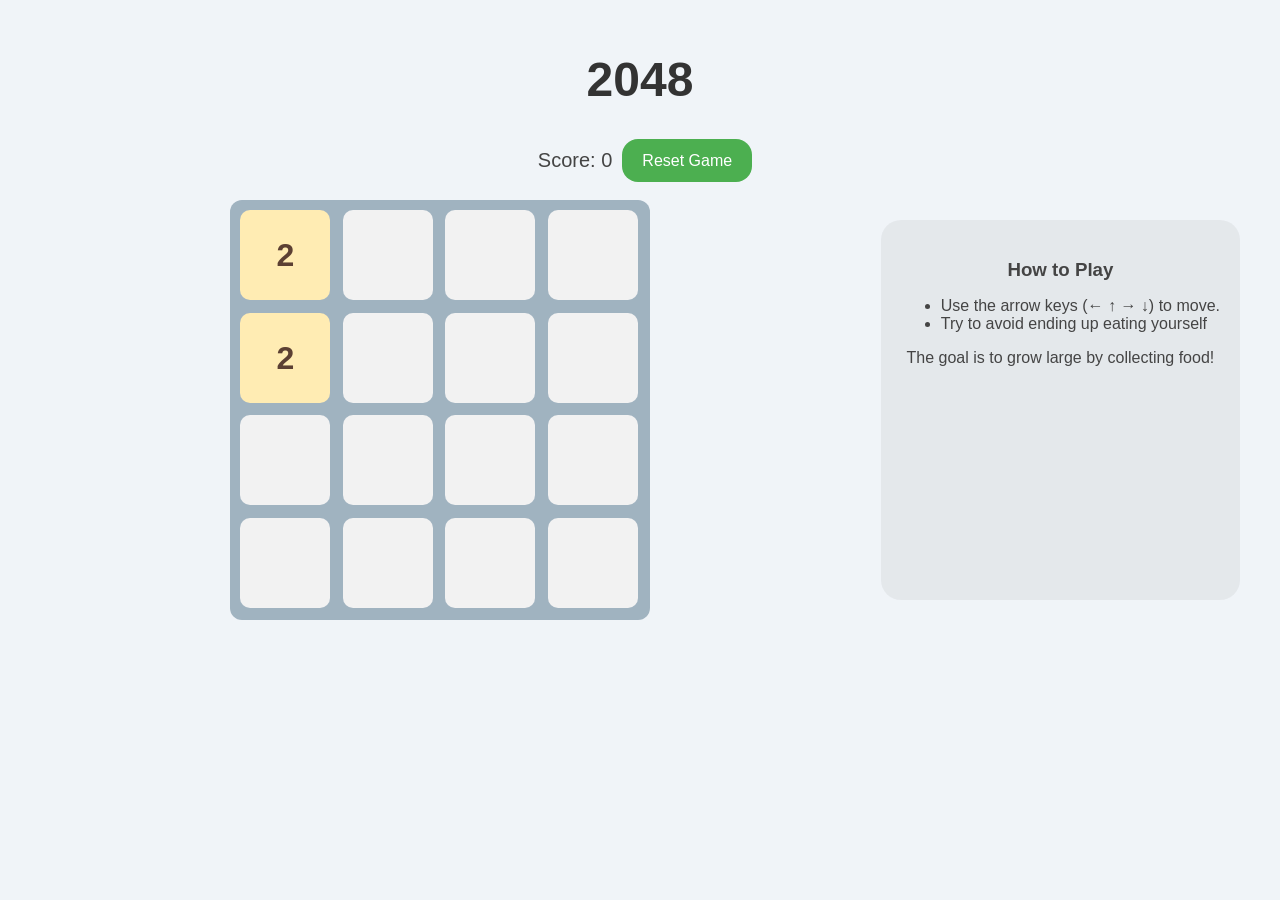
<file: games/2048/index.html>
﻿<!DOCTYPE html>
<html lang="en">
<head>
    <meta charset="UTF-8" />
    <meta name="viewport" content="width=device-width, initial-scale=1.0">
    <title>2048 Game</title>
    <link rel="icon" href="../../assets/game/g2048.png" type="image/png">
    <link rel="stylesheet" href="2048.css" />
</head>
<body>
    <h1>2048</h1>
    <div style="display: flex; justify-content: center">
        <div id="score">Score: 0</div>
        <button id="reset-button">Reset Game</button>
    </div>
    <br />

    <div style="display:flex; flex-direction: row;">

        <!-- Grid Display -->
        <div class="grid" id="grid"></div>

        <!-- How to Play Section -->
        <div id="how-to-play">
            <h3>How to Play</h3>
            <ul>
                <li style="text-align: start;">Use the arrow keys (← ↑ → ↓) to move.</li>
                <li style="text-align: start;">Try to avoid ending up eating yourself</li>
            </ul>
            <p>The goal is to grow large by collecting food!</p>
        </div>

    </div>
    
    <script src="2048.js"></script>
</body>
</html>
</file>
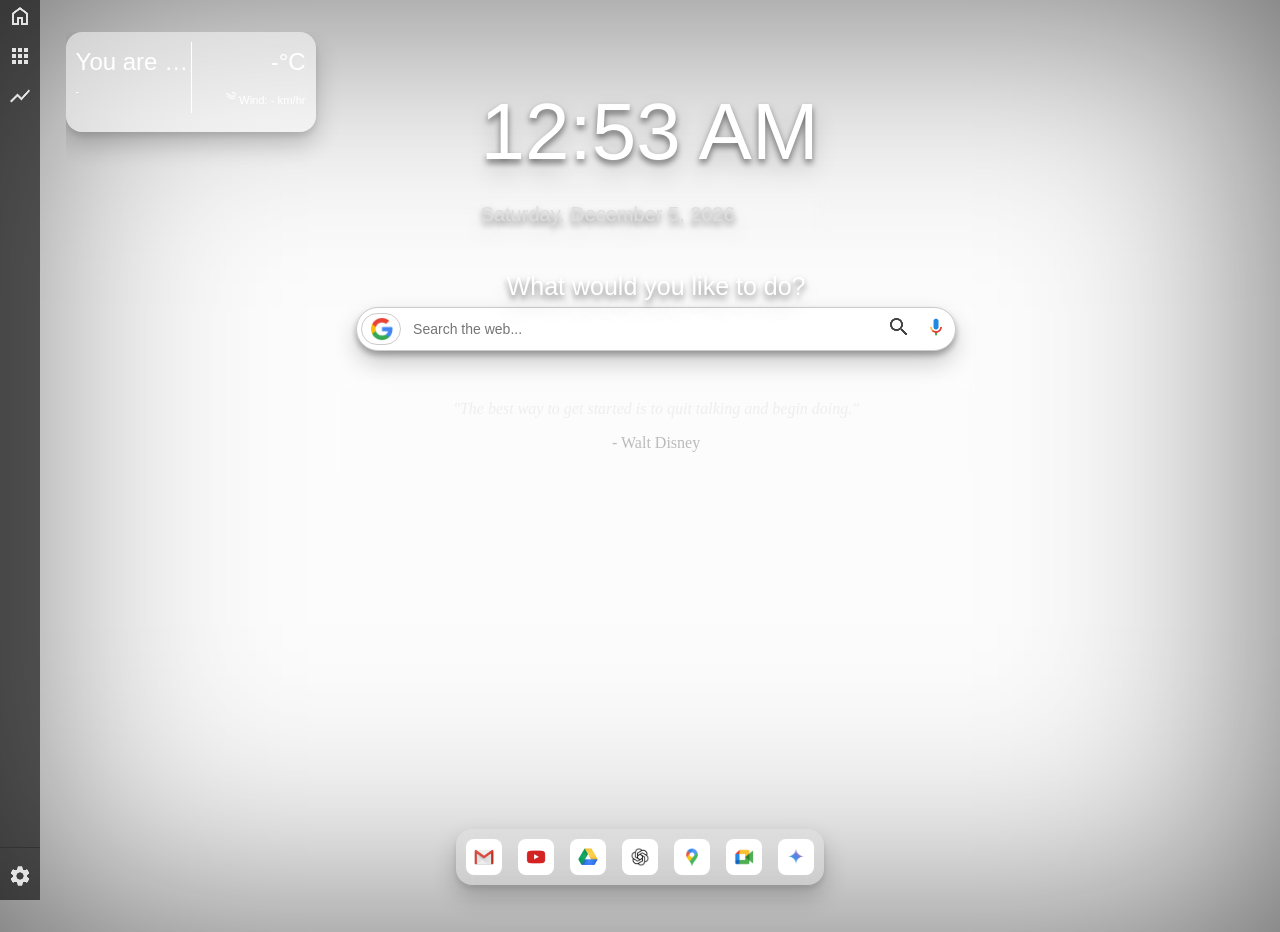
<file: newtab.html>
<!DOCTYPE html>
<html lang="en">
<head>
    <meta charset="UTF-8">
    <title>New Tab</title>    
    <link rel="stylesheet" href="css/style.css">
    <link rel="stylesheet" href="css/theme.css">
    <link rel="stylesheet" href="css/widgets.css">
    <link rel="stylesheet" href="libs/shepherd.css">
</head>
<body>
    <main>

        <!--  SIDEBAR  -->
        <section>
            <div id="sideBar" class="sideBar">

                <!--  TOP  -->
                <div style="display: grid; grid-auto-flow: row; grid-auto-rows: 40px; justify-items: center; ">
                    <img id="home" class="home" src="assets/sideBar/home.png" />
                    <label for="toggle-app-drawer" class="icon-wrapper">
                        <img title="Sites" class="apps" src="assets/sideBar/apps.png" />
                    </label>
                    <label for="toggle-analytics-drawer" class="icon-wrapper">
                        <img title="Analytics" class="analytics" src="assets/sideBar/chart.png" />
                    </label>
                </div>

                <!--  BOTTOM -->
                <div style="border-top: 1px solid var(--font-color); position: relative; width: 100%; display: grid; grid-auto-flow: row; grid-auto-rows: 40px; justify-items: center; padding-top: 12px;">
                    <label for="toggle-settings-drawer" class="icon-wrapper">
                        <img title="Settings" class="settings" src="assets/sideBar/settings.png" />
                    </label>
                </div>
            </div>
        </section>

        <!--  WIDGET AREA  -->
        <section>
            <div id="edit-bar" class="edit-bar glass">
                <p>Edit Mode</p>
                <div style="display:flex">
                    <p id="add">+ Add New Widget</p>
                    <p id="done">&#10004; Done</p>
                </div>
            </div>
            <div id="widget-area" class="widget-area">
            </div>
        </section>

        <!--  DOC  -->
        <section>
            <div class="glass app-container" id="app-container"></div>
        </section>

        <!-- DRAWER -->
        <section>
            <div>
                <input type="checkbox" id="toggle-app-drawer" class="drawer-toggle" hidden>
                <div class="drawer" id="app-drawer"></div>

                <input type="checkbox" id="toggle-analytics-drawer" class="drawer-toggle" hidden>

                <div class="drawer" id="analytics-drawer1">
                    <div id="no-data-placeholder" style="display: none; text-align: center; padding: 2em;z-index:1000; position:absolute; top:50%;left:50%;transform:translate(-50%,-50%)">
                        No tracking data available.
                    </div>
                    <div id="tracking-disabled-placeholder" class="glass" style="display:none; padding: 2em; text-align: center; position:fixed; transform:translate(-50%,-50%);top:50%;left:50%;">
                        <div class="dashboard-header">
                            <h3>Analytics Tracking is Turned Off</h3>
                        </div>
                        <div>
                            <p>To see your site usage insights, please enable tracking.</p>
                            <div style="display: flex; align-items: center; gap:10px">
                                <p>Usage Data: </p>
                                <label>
                                    <input style="vertical-align:-6px;" class="toggle-btn" type="checkbox" id="tracking-toggle">
                                </label>
                            </div>
                        </div>
                    </div>
                </div>
                <div class="drawer" id="analytics-drawer">
                    <div class="dashboard-header">
                        <h2>Analytics</h2>
                        <div id="clear-data-btn" title="Clear all tracking data"><img src="assets/other/delete.png" /></div>
                    </div>
                    <hr />
                    <div class="dashboard-container">


                        <div class="glass" style="grid-area: chart">
                            <div class="chart-card">
                                <h3>Today’s Usage</h3>
                                <br>
                                <!-- Canvas and center time -->
                                <div class="canvas-wrapper">
                                    <div class="donut-center-time">
                                        <p>TODAY</p>
                                        <p id="donut-center-time">0m 0s</p>
                                    </div>
                                    <canvas id="today-pie-chart"></canvas>
                                </div>

                                <!-- External Legend -->
                                <div id="chart-legend" class="chart-legend"></div>
                            </div>
                        </div>


                        <div class="glass summary-details" style="grid-area: summary">
                            <h3>Today’s Summary</h3>
                            <div id="today-summary-list" style="display: flex; flex-direction: column; height: 100%; justify-content: space-evenly">
                                <p class="glass" style="padding:1rem;">Sites Visited: <span id="sites-visited">0</span></p>
                                <p class="glass" style="padding:1rem;">Avg. Session Duration: <span id="avg-session-duration">0s</span></p>
                            </div>
                        </div>

                        <div class="glass chart-card" style="grid-area: week">
                            <h3>This Week’s Activity</h3>
                            <canvas id="week-line-chart" width="600" height="300"></canvas>
                        </div>

                        <div class="glass insight-card" style="grid-area: top; overflow-y:scroll;">
                            <h3>Longest Session Today</h3>
                            <canvas id="longest-sessions-chart" height="200"></canvas>
                        </div>

                        <div class="glass chart-card" style="grid-area: radar">
                            <h3>Time by Category</h3>
                            <canvas id="category-radar-chart" height="300"></canvas>
                        </div>

                    </div>

                </div>

                <input type="checkbox" id="toggle-settings-drawer" class="drawer-toggle" hidden>
                <div id="settings-drawer" class="drawer">
                    <div id="settings-nav">
                        <button data-tab="display" class="active">Display</button>
                        <button data-tab="layout">Layout</button>
                        <button data-tab="privacy">Privacy</button>
                        <button data-tab="about">About</button>
                    </div>

                    <div id="settings-content">
                        <div id="tab-display" class="settings-tab active">
                            <h2>Wallpaper</h2>
                            <hr />
                            <div class="items">
                                <div class="thumb-wrapper">
                                    <!-- Prebuilt thumbnails -->
                                    <div class="wallpaper-thumb" data-src="../assets/wallpaper/w1.jpg" style="background-image: url('../assets/wallpaper/w1.jpg')"></div>
                                    <div class="wallpaper-thumb" data-src="../assets/wallpaper/w2.jpg" style="background-image: url('../assets/wallpaper/w2.jpg')"></div>
                                    <div class="wallpaper-thumb" data-src="../assets/wallpaper/w3.jpg" style="background-image: url('../assets/wallpaper/w3.jpg')"></div>
                                    <div class="wallpaper-thumb" data-src="../assets/wallpaper/w4.jpg" style="background-image: url('../assets/wallpaper/w4.jpg')"></div>
                                    <div class="wallpaper-thumb" data-src="../assets/wallpaper/w5.jpg" style="background-image: url('../assets/wallpaper/w5.jpg')"></div>
                                    <div class="wallpaper-thumb" data-src="../assets/wallpaper/w6.jpg" style="background-image: url('../assets/wallpaper/w6.jpg')"></div>
                                    <div class="wallpaper-thumb" data-src="../assets/wallpaper/w7.jpg" style="background-image: url('../assets/wallpaper/w7.jpg')"></div>
                                </div>
                            </div>
                            <div class="items" style="width: 100%">
                                <div style="width: 100%; display: flex; flex-direction: row; align-items:center; justify-content:space-between">
                                    Choose your own wallpaper:
                                    <label class="custom-upload">
                                        <p>Upload</p>
                                        <input type="file" id="wallpaper-input" hidden accept="image/*">
                                    </label>
                                </div>
                            </div>
                            <h2>Color Palette</h2>
                            <hr />
                            <div class="items">
                                <p>Toggle Theme:</p>
                                <input class="toggle-btn" type="checkbox" id="theme-toggle-btn">
                            </div>
                            <div class="items">
                                <div class="color-swatch" data-color="#ffffff" style="background: #ffffff;"></div>
                                <div class="color-swatch" data-color="#000000" style="background: #000000;"></div>
                                <div class="color-swatch" data-color="#1E88E5" style="background: #1E88E5;"></div>
                                <div class="color-swatch" data-color="#43A047" style="background: #43A047;"></div>
                                <div class="color-swatch" data-color="#FDD835" style="background: #FDD835;"></div>
                                <div class="color-swatch" data-color="#E53935" style="background: #E53935;"></div>
                                <div class="color-swatch" data-color="#8E24AA" style="background: #8E24AA;"></div>
                                <div class="color-swatch" data-color="#FB8C00" style="background: #FB8C00;"></div>
                                <div class="color-swatch" data-color="#00ACC1" style="background: #00ACC1;"></div>
                                <div class="color-swatch" data-color="#EC407A" style="background: #EC407A;"></div>
                                <div class="color-swatch" data-color="#757575" style="background: #757575;"></div>
                                <div class="color-swatch" data-color="#6D4C41" style="background: #6D4C41;"></div>
                                <div class="color-swatch" data-color="#3949AB" style="background: #3949AB;"></div>
                                <div class="color-swatch" data-color="#00E676" style="background: #00E676;"></div>
                                <div class="color-picker-wrapper">
                                    <input type="color" id="font-color-picker">
                                    <div class="color-wheel-preview"></div>
                                </div>

                            </div>

                            <h2>Visual Effects</h2>
                            <hr />
                            <div class="items" style="display: grid;">
                                <div style="width: 100%;">
                                    <p>Blur:</p>
                                    <input type="range" id="blur-range" min="0" max="20" style="width: 100%;">
                                </div>
                                <div style="width: 100%;">
                                    <p>Transparency:</p>
                                    <input type="range" id="transparency-range" min="0" max="1" step="0.1" style="width: 100%;">
                                </div>
                            </div>
                        </div>

                        <div id="tab-layout" class="settings-tab">
                            <h2>Layout</h2>
                            <hr />
                            <div>
                                <div class="items" style="cursor: pointer;">
                                    <p id="edit">Personalize Your Layout</p>
                                </div>
                                <div class="items">
                                    <p style="cursor:default;">Toggle App Bar Visibility: </p>
                                    <input class="toggle-btn" type="checkbox" id="app-bar-toggle">
                                </div>
                                <div id="appBar-edit" class="items">
                                    <div style="width: 100%; display: flex; flex-direction: row; justify-content:space-between;">
                                        <p id="edit-appBar">Customize Your App Bar</p>
                                        <span id="c-arr" style="float: right;">▼</span>
                                    </div>
                                </div>
                            </div>
                        </div>
                        <div id="tab-privacy" class="settings-tab">
                            <h2>Privacy</h2>
                            <hr />
                            <div class="items">
                                <div style="display: flex; flex-direction: row; width:100%; gap:20px;">
                                    <p>Choose your location (Weather):</p>
                                    <input id="city-name" type="text" class="todo-input" placeholder="Enter city name..." />
                                </div>
                            </div>
                            <div class="items">
                                <p>Turn on browsing history:</p>
                                <input class="toggle-btn" type="checkbox" id="toggle-tracking-consent">
                            </div>
                        </div>
                        <div id="tab-about" class="settings-tab">
                            <h2>About DashX</h2>
                            <hr />
                            <br />
                            <div class="about-section">
                                <h3>DashX</h3>
                                <p><strong>Version:</strong> v1.0.0.1</p>

                                <p>
                                    DashX transforms your new tab into a sleek, fully configurable dashboard designed to elevate your workflow. More than just aesthetics, it blends powerful productivity tools with intuitive design to help you stay focused, organized, and inspired throughout your day.
                                </p>
                                <br />
                                <h3>Why DashX?</h3>
                                <p>
                                    In the modern workspace, digital clutter, scattered tools, and distractions are constant productivity killers. DashX addresses these challenges by consolidating key features in one unified interface:
                                </p>
                                <ul>
                                    <li><strong>Instant Access:</strong> Quickly reach your favorite sites, notes, and widgets in one click.</li>
                                    <li><strong>Clean & Distraction-Free:</strong> Minimal, elegant layout with options to hide nonessential elements.</li>
                                    <li><strong>Performance First:</strong> Designed to stay lightweight and fast, your browser won’t notice it’s there.</li>
                                    <li><strong>Local-First Storage:</strong> All settings and data are stored locally, no cloud tracking, no data sharing.</li>
                                </ul>
                                <br />
                                <h3>Productivity Features</h3>
                                <p>
                                    DashX brings together tools that help you get more done in less time:
                                </p>
                                <ul>
                                    <li><strong>Focus Mode / Distraction Blocker:</strong> Mute or hide non-essential widgets, silence distractions, and stay in the zone.</li>
                                    <li><strong>Smart Layouts & Widgets:</strong> Drag, drop, and resize widgets like weather, notes, to‑do lists, bookmarks, and more.</li>
                                    <li><strong>Session Snapshot & Recovery:</strong> Save and restore tab sets or workspace states, so you never lose momentum.</li>
                                </ul>
                                <br />
                                <h3>User Experience & Customization</h3>
                                <p>
                                    Every user is different - DashX respects that. You have full control over:
                                </p>
                                <ul>
                                    <li>Theming, color schemes, fonts, and transparency settings</li>
                                    <li>Which widgets appear (or stay hidden)</li>
                                </ul>
                                <br />
                                <h3>Support & Feedback</h3>
                                <p>
                                    Your feedback is crucial to making DashX better. Found a bug or have a suggestion? Reach out anytime:
                                </p>
                                <ul>
                                    <li>GitHub: <a href="https://github.com/chrome">GitHub Repository</a></li>
                                    <li>Website / Contact: <a href="https://jeevadarshan.github.io">jeevadarshan.github.io</a></li>
                                </ul>
                                <br />
                                <h3>Privacy & Security</h3>
                                <p>
                                    Privacy is built in not added later. DashX does not transmit or collect your personal data. Everything from your to-do items to your interface settings — remains stored securely in your browser.
                                </p>
                            </div>

                            <h2>Reset Settings</h2>
                            <hr />
                            <br />
                            <div style="flex-wrap:nowrap; flex-direction: row; width: 100%;" class="items">
                                <p>Remove all saved data from your browser and reset all settings:</p>
                                <br />
                                <button id="reset-btn">Reset to Default</button>
                                <br />
                            </div>
                        </div>
                    </div>
                </div>

            </div>
        </section>

        <!--  JS  -->
        <script src="utils/popup.js"></script>
        <script src="utils/helper.js"></script>
        <script src="utils/widget_loader.js"></script>
        <script src="utils/addWidgetWizard.js"></script>
        <script src="widgets/apps.js"></script>
        <script src="widgets/settings.js"></script>
        <script src="widgets/appDrawer.js"></script>
        <script src="utils/analytics.js"></script>
        <script src="libs/chart.min.js"></script>
        <script src="libs/shepherd.min.js"></script>
        <script src="utils/tour.js"></script>
    </main>

</body>
</html>
</file>
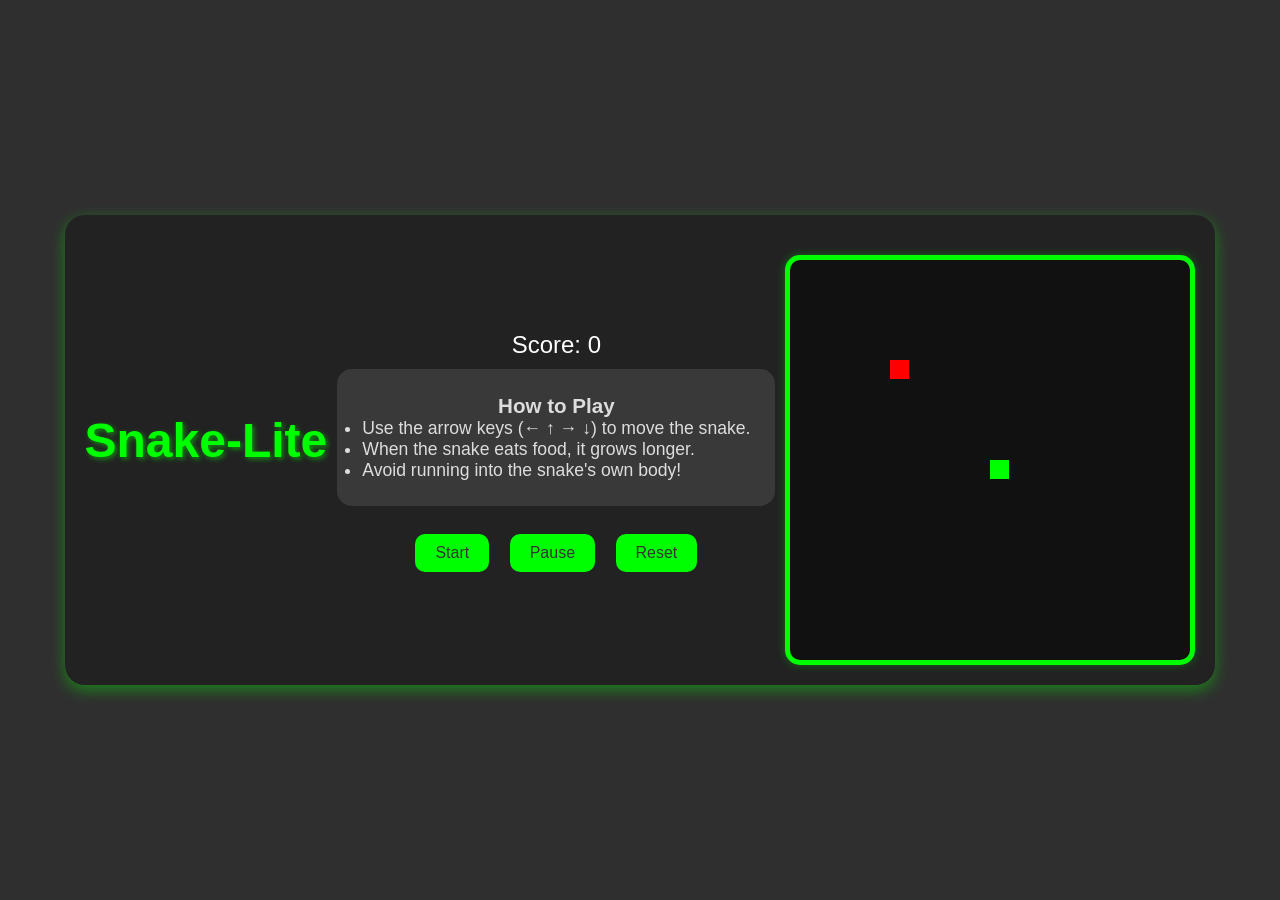
<file: games/snake/snake.html>
﻿<!DOCTYPE html>
<html lang="en">
<head>
    <meta charset="UTF-8">
    <meta name="viewport" content="width=device-width, initial-scale=1.0">
    <title>Snake-Lite</title>
    <link rel="icon" href="../../assets/game/snake.jpeg" type="image/png">
    <link rel="stylesheet" href="../../css/theme.css">
    <link rel="stylesheet" href="snake.css">
    <link rel="stylesheet" href="../../css/widgets.css">
</head>
<body>
    <div class="game-container">
        <h1>Snake-Lite</h1>
        <div class="game-info">
            <div id="score">Score: 0</div>
            <div id="how-to-play">
                <h3>How to Play</h3>
                <ul>
                    <li style="text-align: start;">Use the arrow keys (← ↑ → ↓) to move the snake.</li>
                    <li style="text-align: start;">When the snake eats food, it grows longer.</li>
                    <li style="text-align: start;">Avoid running into the snake's own body!</li>
                </ul>
            </div>
            <div id="controls">
                <button id="startBtn">Start</button>
                <button id="pauseBtn">Pause</button>
                <button id="resetBtn">Reset</button>
            </div>
        </div>
        <div class="game-area">
            <canvas id="game" width="400" height="400"></canvas>
        </div>
    </div>
    <script src="snake.js"></script>
    <script src="../../utils/popup.js"></script>
</body>
</html>
</file>
<file: games/2048/2048.css>
body {
    font-family: Arial, sans-serif;
    background: #f0f4f8; /* Soft light background */
    text-align: center;
    margin: 0;
    padding: 20px;
}

h1 {
    font-size: 48px;
    color: #333;
}

#score {
    font-size: 20px;
    margin: 10px;
    color: #444;
}

.grid {
    width: 400px;
    height: 400px;
    margin: auto;
    display: grid;
    grid-template-columns: repeat(4, 1fr);
    grid-gap: 10px;
    background: #a0b3c0; /* A cool, muted background for the grid */
    padding: 10px;
    border-radius: 12px;
}

.cell {
    width: 90px;
    height: 90px;
    background: #f2f2f2; /* Light base color for empty cells */
    font-size: 32px;
    font-weight: bold;
    line-height: 90px;
    text-align: center;
    border-radius: 10px;
    color: #5f6368; /* Darker text for better readability */
}

    /* Vibrant colors for tiles */
    .cell[data-val="2"] {
        background: #ffecb3; /* Soft yellow */
        color: #5c4033;
    }

    .cell[data-val="4"] {
        background: #ffcc80; /* Warm orange */
        color: #5c4033;
    }

    .cell[data-val="8"] {
        background: #ffb74d; /* Bright orange */
        color: white;
    }

    .cell[data-val="16"] {
        background: #ff8a65; /* Lively coral */
        color: white;
    }

    .cell[data-val="32"] {
        background: #ff7043; /* Bold red-orange */
        color: white;
    }

    .cell[data-val="64"] {
        background: #ff5722; /* Strong orange-red */
        color: white;
    }

    .cell[data-val="128"] {
        background: #ff4081; /* Vibrant pink */
        color: white;
    }

    .cell[data-val="256"] {
        background: #f50057; /* Bright magenta */
        color: white;
    }

    .cell[data-val="512"] {
        background: #c2185b; /* Deep pink */
        color: white;
    }

    .cell[data-val="1024"] {
        background: #9c27b0; /* Rich purple */
        color: white;
    }

    .cell[data-val="2048"] {
        background: #673ab7; /* Strong, bold purple */
        color: white;
    }

#how-to-play {
    margin: 20px;
    font-size: 16px;
    padding: 20px;
    border-radius: 20px;
    background: rgba(0,0,0,0.05);
    max-width: 30%;
    color: #444;
}

    #how-to-play h3 {
        margin-bottom: 10px;
    }

#reset-button {
    padding: 10px 20px;
    border-radius: 16px;
    font-size: 16px;
    cursor: pointer;
    background: #4caf50; /* Green for reset button */
    color: white;
    border: none;
    transition: background 0.3s;
}

    #reset-button:hover {
        background: #388e3c; /* Darker green on hover */
    }
</file>
<file: css/style.css>
/* ========= MAIN ===========*/
* {
    margin: 0;
    box-sizing: border-box;
    background: none;
    padding: 0;
}

body {
    margin: 0;
    padding: 0;
    background: var(--background-color);
    position: fixed;
    -webkit-font-smoothing: antialiased;
    font-family: 'Segoe UI', sans-serif;
    color: var(--custom-color, #ffffff);
    line-height: 1.65;
    font-size: 1rem;
    box-shadow: inset 0 0 300px rgba(0, 0, 0, 0.6);
    background-repeat: no-repeat;
    background-attachment: fixed;
    background-position: center center;
    background-size: cover;
}
    body.fade-out {
        opacity: 0;
        box-shadow: none;
        background: none !important;
        transition: opacity 300ms ease;
    }


section {
    all: unset;
    display: contents;
}

main {
    height: 100vh;
    width: 100vw;
    z-index: 0;
}

hr{
    border-color: var(--font-color);
}


/* ========= SIDEBAR ===========*/
.sideBar {
    position: fixed;
    top: 0;
    left: 0;
    width: 40px;
    height: 100%;
    z-index: 11;
    display: flex;
    flex-direction: column;
    border-radius: 0;
    justify-content: space-between;
    align-items: center;
    backdrop-filter: blur(8px);
    background-color: rgba(0, 0, 0, 0.6);
}

    .sideBar img {
        height: 32px;
        width: 32px;
        padding: 4px;
        border-radius: 8px;
        transition: 0.4s all;
    }

        .sideBar img:hover, .sideBar img:focus {
            transform: scale(1.09);
            cursor: pointer;
            background: #55555570;
        }

    .sideBar .icon-wrapper.active {
        max-height: 32px;
        max-width: 32px;
        transform: scale(1.09);
        cursor: pointer;
        background: #55555590;
        border-radius: 8px;
        transition: all .1s ease-in-out;
    }
        .sideBar .icon-wrapper.active::before {
            content: "";
            position: absolute;
            left: 0;
            top: 50%;
            transform: translateY(-50%);
            width: 4px; 
            height: 16px; 
            background-color: #0078d4; 
            border-radius: 0 4px 4px 0;
        }


.settings:hover {
    transform: rotate(90deg) !important;
}


/* ========= APP DRAWER ===========*/

#toggle-app-drawer:checked ~ #app-drawer {
    opacity: 1;
    pointer-events: auto;
    transform: translateX(0) scale(1);
}

.category-header {
    color: var(--font-color);
    font-weight: 500;
    margin: 16px 0 8px 0;
    user-select: none;
}

.category-grid {
    display: grid;
    grid-template-columns: repeat(auto-fill, minmax(64px, 1fr));
    gap: 12px;
    padding-top: 16px;
    border-radius: 8px;
}

.app-launching-animation {
    position: fixed;
    z-index: 9999;
    top: 0;
    left: 0;
    width: 100vw;
    height: 100vh;
    background: #fff;
    opacity: 1;
    animation: zoomInApp 0.5s ease-out forwards;
    display: flex;
    align-items: center;
    justify-content: center;
}

    .app-launching-animation img {
        width: 100px;
        height: 100px;
        animation: scaleUp 0.7s ease-out forwards;
        border-radius: 16px;
    }

@keyframes scaleUp {
    0% {
        transform: scale(1);
        opacity: 1;
    }

    100% {
        transform: scale(2);
        opacity: 0;
    }
}

@keyframes zoomInApp {
    from {
        opacity: 0;
    }

    to {
        opacity: 1;
    }
}

/* ========= ANALYSTICS DRAWER ===========*/

#toggle-analytics-drawer:checked ~ #analytics-drawer {
    opacity: 1;
    pointer-events: auto;
    transform: translateX(0) scale(1);
}

#toggle-analytics-drawer:checked ~ #analytics-drawer1 {
    opacity: 1;
    pointer-events: auto;
    transform: translateX(0) scale(1);
}

/*====== DOC BAR =========*/

#app-container {
    position: fixed;
    bottom: 15px;
    left: 50%;
    transform: translateX(-50%);
    display: flex;
    flex-wrap: wrap;
    gap: 16px;
    justify-content: center;
    padding: 10px;
    transition: 0.2s all;
}

.app-icon {
    display: flex;
    flex-direction: column;
    align-items: center;
    justify-content: center;
    transition: transform 0.2s ease;
    will-change: transform;
}

    .app-icon:hover {
        transform: scale(1.1);
    }

    .app-icon img {
        width: 36px;
        height: 36px;
        padding: 8px;
        object-fit: contain;
        background: #fff;
        border-radius: 8px;
        transition: transform 0.2s ease, margin 0.2s ease;
    }

.app-label {
    white-space: nowrap;
    margin-top: 6px;
    font-size: 12px;
    text-align: center;
    color: var(--font-color);
    user-select: none;
}

/*====== DOC BAR PREVIEW =========*/
#preview-app-bar {
    display: flex;
    gap: 16px;
    pointer-events: none;
    justify-content: center;
    padding: 12px;
}


/* ========= SETTINGS TAB ===========*/
#settings-drawer {
    flex-direction: row;
}

#toggle-settings-drawer:checked ~ #settings-drawer {
    opacity: 1;
    pointer-events: auto;
    transform: translateX(0) scale(1);
}

#settings-nav {
    width: 200px;
    min-width: 200px;
    background: var(--layer);
    display: flex;
    flex-direction: column;
    padding-top: 20px;
    border-right: 1px solid rgba(255,255,255,0.1);
}

    #settings-nav button {
        background: none;
        border: none;
        padding: 14px 20px;
        color: var(--font-color);
        text-align: left;
        font-size: 16px;
        cursor: pointer;
    }

        #settings-nav button:hover{
            background: #00000030;
            border-radius: 0;
        }

        #settings-nav button.active {
            background: var(--layer);
            font-weight: bold;
            border-radius: 0;
        }

#settings-content {
    flex-grow: 1;
    padding: 20px;
    overflow-y: auto;
}

.settings-tab {
    display: none;
}

    .settings-tab.active {
        display: block;
    }
    .settings-tab h2 {
        font-weight: 400;
    }
    .settings-tab .items {
        background: var(--layer);
        border-radius: 16px;
        padding: 10px;
        display: flex;
        gap: 20px;
        flex-wrap: wrap;
        align-items: center;
        margin: 20px 0px 20px 0px;
    }
.thumb-wrapper {
    grid-auto-flow: column;
    grid-auto-columns: calc(100% / 3);
    width: 100%;
    display: grid;
    overflow-x: scroll;
    gap: 12px;
}
.wallpaper-thumb {
    aspect-ratio: 16/9;
    border-radius: 4px;
    background-size: cover;
    background-position: center center;
    cursor: pointer;
    border: none;
    transition: all 0.3s;
}
.wallpaper-thumb:hover{
    transform: scale(1.01);
}
    .wallpaper-thumb.selected {
        border: 4px solid #1E88E5  ;
    }

.custom-upload {
    display: inline-block;
    text-align: center;
    padding: 10px;
    background: var(--button-color);
    border-radius: 16px;
    color: var(--font-color);
    box-shadow: var(--box-shadow);
    cursor: pointer;
}

.color-swatch {
    width: 24px;
    height: 24px;
    border-radius: 50%;
    cursor: pointer;
    border: 2px solid transparent;
    transition: 0.2s all;
}
.color-swatch:hover{
    outline: 2px solid #ddd;
}
    .color-swatch.selected {
        border-color: var(--font-color);
    }

.color-picker-wrapper {
    position: relative;
    width: 24px;
    height: 24px;
    border-radius: 50%;
    overflow: hidden;
    cursor: pointer;
}

#font-color-picker {
    position: absolute;
    width: 100%;
    height: 100%;
    opacity: 0;
    cursor: pointer;
    z-index: 2;
}

.color-wheel-preview {
    position: absolute;
    width: 100%;
    height: 100%;
    border-radius: 50%;
    z-index: 1;
    background: conic-gradient( red, yellow, lime, cyan, blue, magenta, red );
}
    .color-wheel-preview.selected {
        border-color: var(--font-color);
    }

#reset-btn{
    padding: 10px;
    width: 100%;
    border-radius: 16px;
}

#edit-appBar{
    width: 100%;
    cursor: pointer;
}
#appBar-edit {
    display: flex;
    flex-direction: column;
    align-items: start;
}
.app-fields{
    display: flex;
    flex-direction: column;
}
.app-entry {
    display: grid;
    grid-template-columns: 1fr 1fr auto;
    width: 100%;
}
.btn{
    transform-origin: center;
    padding: 10px;
}
.buttons-container{
    width: 100%;
    display: flex;
    flex-direction: row;
    justify-content: space-evenly;
}
    .buttons-container .btn {
        margin: 10px;
        flex-grow: 1;
    }
#edit-wrapper{
    width: 100%;
}
.app-entry input {
    padding: 4px;
    background: transparent;
    border: none;
    border-bottom: 1px var(--font-color) solid;
    color: var(--font-color);
    font-size: inherit;
}

.about-section {
    font-size: 14px;
    line-height: 1.6;
    background: var(--layer);
    padding: 8px;
    border-radius: 8px;
}

    .about-section ul {
        list-style-type: disc;
        padding-left: 20px;
    }

    .about-section a {
        color: #1E88E5;
        text-decoration: none;
    }

        .about-section a:hover {
            transform: scale(1.01);
            text-decoration: none;
        }


/* ========= WIDGET AREA ===========*/
.widget-area {
    position: relative;
    margin: 2rem;
    margin-left: calc(40px + 1.6rem);
    display: grid;
    grid-template-columns: repeat(auto-fill, 117px);
    grid-template-rows: repeat(auto-fill, 100px);
    height: 100%;
    width: auto;
    gap: 16px;
    z-index: 0;
    overflow: hidden;
    transition: all 0.2s;
    overflow: scroll;
}
    .widget-area.drawer-mode{
        transform: scale(0.9) translateX(100px);
        opacity: 0;
    }

    .widget-area.edit-mode {
        transform: scale(0.9);
    }

.widget {
    padding: 16px;
    position: absolute;
    height: 100%;
    transition: opacity 0.2s, transform 0.2s;
    border-radius: 16px;
    z-index:5;
}
    .widget.edit-mode {
        z-index: 6;
        -webkit-user-select: none;
        -ms-user-select: none;
        user-select: none;
    }

    .widget .close-btn {
        position: absolute;
        top: 4px;
        right: 4px;
        background: #333;
        color: white;
        font-size: 16px;
        font-weight: bold;
        line-height: 25px;
        width: 32px;
        height: 32px;
        text-align: center;
        align-content: center;
        border-radius: 50%;
        cursor: pointer;
        opacity: 0;
        pointer-events: none;
        transition: opacity 0.2s;
        z-index: 7;
        box-shadow: 0 2px 6px rgba(0, 0, 0, 0.2), 0 2px 10px rgba(0, 0, 0, 0.1);
    }
    .widget.edit-mode .close-btn {
        opacity: 1;
        pointer-events: auto;
    }

    .widget .drag-btn {
        display: flex;
        position: absolute;
        top: 4px;
        left: 4px;
        background: #333;
        width: 32px;
        height: 32px;
        align-items: center;
        justify-content: center;
        border-radius: 50%;
        cursor: pointer;
        opacity: 0;
        pointer-events: none;
        cursor: move;
        transition: opacity 0.2s;
        z-index: 7;
        box-shadow: 0 2px 6px rgba(0, 0, 0, 0.2), 0 2px 10px rgba(0, 0, 0, 0.1);
    }
    .widget .drag-btn img{
        width:24px;
        height: 24px;
    }

    .widget.edit-mode .drag-btn {
        opacity: 1;
        pointer-events: auto;
    }

    .widget.is-moving {
        opacity: 0.7;
        box-shadow: 0 0 12px rgba(0, 0, 0, 0.3);
        transform: scale(0.9);
        transform-origin: top left;
        z-index: 7;
    }


.widget-slot {
    background: #ffffff30;
    border-radius: 16px;
    opacity: 0;
    transition: 0.4s all;
}
    .widget-slot.edit-mode {
        opacity: 1;
    }

.edit-bar {
    position: absolute;
    top: 4px;
    left: 40px;
    width: calc(100% - 88px);
    display: flex;
    flex-direction: row;
    justify-content: space-between;
    opacity:0;
    padding: 8px 24px 8px 24px;
    margin: 0 24px 0 24px;
    transform: translateY(-110%);
    transition: all 0.3s ease-in-out;
}
#add, #done {
    display: flex;
    flex-direction: row;
    align-items: center;
    padding: 2px 8px 2px 8px;
    border-radius: 16px;
    transition: all 0.2s ease-in-out;
    outline: 2px #dddddd40 solid;
    margin-left: 15px;
}
#add:hover, #done:hover {
    background: rgba(0, 0, 0, 0.3);
}

    .edit-bar.edit-mode {
        opacity: 1;
        transform: translateY(0);
        cursor: default;
    }


/* ========= ADD WIDGET WIZARD ===========*/

.widget-wizard {
    position: fixed;
    top: 50%;
    left: 50%;
    transform: translate(-50%,-50%) !important;
    max-width: 80%;
    height: 80%;
    border-radius: 32px;
    padding: 8px;
    background: var(--background-color);
    display: flex;
    flex-direction: column;
    justify-content: center;
    align-items: center;
    z-index: 1000;
    transform: scale(0.7);
    opacity: 0;
    transition: opacity 0.3s ease, transform 0.3s ease;
}
    .widget-wizard.show {
        opacity: 1;
        transform: scale(1);
    }

    .widget-wizard .title {
        color: var(--font-color);
        font-weight: 200;
    }

.widget-list {
    display: flex;
    padding: 10px 20px 0 20px;
    flex-direction: column;
    align-items: center;
    gap: 20px;
    overflow-y: scroll;
}

.widget-card {
    display: flex;
    flex-direction: column;
    background: var(--layer);
    border-radius: 16px;
    width: 100%;
    padding: 20px;
    cursor: pointer;
    transition: transform 0.3s;
    text-align: start;
    box-shadow: 0 26px 58px 0 rgba(0, 0, 0, 0.22), 0 5px 14px 0 rgba(0, 0, 0, 0.18);
}
.img-container {
    display: grid;
    grid-template-columns: repeat(3, 1fr);
}

.widget-card .label {
    margin: 14px;
    color: var(--font-color);
    font-weight: 200;
}
    
.widget-group {
    display: flex;
    gap: 12px;
    flex-wrap: wrap;
    justify-content: flex-start;
}

.widget-item {
    cursor: pointer;
    text-align: center;
    transition: transform 0.3s;
}

.widget-item:hover {
    transform: scale(1.01);
}


.widget-wizard .close-btn {
    display: flex;
    height: 35px;
    width: 35px;
    align-items: center;
    justify-content:center;
}

.widget-preview-mode {
    position: inherit;
    box-shadow: 0 26px 58px 0 rgba(0, 0, 0, 0.22), 0 5px 14px 0 rgba(0, 0, 0, 0.18);
}
.widget-preview {
    background: url(../assets/wallpaper/w1.jpg) no-repeat;
    border-radius: 16px;
}

/* ========= GAME ===========*/
.game-description {
    position: absolute;
    bottom: 10px;
    left: 50%;
    transform: translate(-50%, 0);
    font-size: 14px;
    padding: 6px 18px 6px 18px;
    box-shadow: var(--box-shadow);
}
.game-description:hover{
    transform: translate(-50%, 0) !important;
}

/* ========= WEATHER ===========*/
.weather-widget {
    padding: 10px;
}

.widget-content {
    display: grid;
    grid-template-columns: repeat(2, 1fr);
}
.weathername {
    font-weight: 300;
    text-overflow: ellipsis;
    white-space: nowrap;
    overflow: hidden;
}
.widget-content h2 {
    font-weight: 100;
    text-overflow: ellipsis;
    white-space: nowrap;
    overflow: hidden;
}
.weather-name {
    font-weight: 300;
    text-overflow: ellipsis;
    white-space: nowrap;
    overflow: hidden;
}
.right-side {
    text-align: right;
    align-content: center;
    border-left: 1px solid white;
}

.weather-icon {
    font-size: 1.5rem;
}

.right-side p {
    font-size: 0.7em;
}

.right-side span {
    font-size: 1.2rem;
}

.weather-compact{
    display:flex;
    flex-direction:column;
    text-align:center;
}
    .weather-compact .weather-icon {
        position: absolute;
        font-size: 4rem;
        top: 0px;
        left: 50%;
        transform:translate(-50%, -40%);
    }
    .weather-compact h2 , .weather-compact p{
        position:relative;
        top: 30px
    }
    .weather-compact p {
        font-size: 12px;
    }


/* ========= TIME ===========*/
.time-widget {
    align-content: center;
    justify-items: center;
    font-family: "Arial Narrow", Arial, sans-serif;
    text-shadow: 0 12px 24px rgba(0, 0, 0, 0.2), 0 4px 6px rgba(0, 0, 0, 0.5);
    padding-bottom: 0;
}

    .time-widget .time {
        font-size: 80px;
    }

    .time-widget .date {
        font-size: 20px;
        -webkit-backdrop-filter: blur(12px);
        backdrop-filter: blur(12px);
        color: #ddd;
    }


/* ========= RAM ===========*/
.ram-widget {
    display: flex;
    line-height: 25px;
}
#ram-widget_small{
    padding: 4px;
}
    .ram-widget .container {
        width: 100%;
        display: flex;
        gap: 10px;
        align-items: center;
    }

.ram-widget .container img{
    width:50px;
    height: 50px;
}

.ram-bar {
    height: 100%;
    width: 0%;
    background: linear-gradient(90deg, #00ffe7, #00aaff, #0066ff);
    box-shadow: 0 0 10px #00ffe7, 0 0 20px #00aaff, 0 0 30px #0066ff;
    transition: width 0.3s ease-in-out;
}

.ram-segment {
    fill: none;
    stroke: #222;
    stroke-width: 10;
    transition: stroke 0.3s, filter 0.3s;
}

    .ram-segment.active {
        stroke: url(#neonGradient);
    }

    .ram-widget .ram-circle-widget {
        position: relative;
        width: 100%;
        height: 100%;
        display: flex;
        align-items: center;
        justify-content: center;
    }

    .ram-widget .circle-text {
        position: absolute;
        text-align: center;
        top: 50%;
        left: 50%;
        transform: translate(-50%, -50%);
    }



/* ========= QUOTES ===========*/

#quotes-widget {
    padding: 1em;
    text-align: center;
    font-family: 'Georgia', serif;
    color: #eee;
    -webkit-backdrop-filter: blur(5px);
    backdrop-filter: blur(5px);
}

.quote-text {
    margin-bottom: 0.5em;
    font-style: italic;
}

.quote-author {
    font-size: 1em;
    color: #bbb;
}


/* =========SEARCH BAR ===========*/

.searchBar-widget {
    align-items: center;
    text-align: center;
    padding-right: 10px;
    padding-left: 10px;
    padding: 2px;
}
    .searchBar-widget .txt {
        text-shadow: 0 12px 24px rgba(0, 0, 0, 0.2), 0 4px 6px rgba(0, 0, 0, 0.5);
    }

    .searchBar-widget .txt {
        font-size: 25px;
    }

.search-input-wrapper {
    display: flex;
    align-items: center;
    border: 1px solid #ccc;
    border-radius: 24px;
    background-color: white;
    max-width: 600px;
    margin: 0 auto;
    padding-left: 4px;
    box-shadow: 0 12px 24px rgba(0, 0, 0, 0.2), 0 4px 6px rgba(0, 0, 0, 0.3);
}

    .search-input-wrapper button:hover {
        background: #d0d0d0;
    }

.custom-dropdown {
    position: relative;
    display: flex;
    align-items: center;
    cursor: pointer;
    overflow: hidden;
    transition: width 0.3s ease;
    width: 40px;
    max-height: 32px;
    border-radius: 24px;
    border: 1px solid #ccc;
    padding: 4px;
    background: white;
}

    .custom-dropdown.expanded {
        width: 180px;
    }

    .custom-dropdown img {
        width: 24px;
        height: 24px;
        margin-left: 4px;
    }

.dropdown-options {
    display: flex;
    gap: 8px;
    margin-left: 8px;
    opacity: 0;
    transform: translateX(-20px);
    pointer-events: none;
    transition: opacity 0.3s ease, transform 0.3s ease;
}

.custom-dropdown.expanded .dropdown-options {
    opacity: 1;
    transform: translateX(0);
    pointer-events: auto;
    height: 24px;
}

.dropdown-options li {
    cursor: pointer;
    list-style: none;
}

.dropdown-options img {
    width: 24px;
    height: 24px;
    transition: 0.5s all;
}

    .dropdown-options img:hover {
        background-color: #ddd;
        border-radius: 16px;
    }

#search-input {
    flex: 1;
    border: none;
    outline: none;
    padding: 8px 12px;
    font-size: 14px;
    border-radius: 24px;
}

.search-input-wrapper button {
    background: none;
    border: none;
    cursor: pointer;
    font-size: 16px;
    padding: 6px;
    color: #555;
}

    .search-input-wrapper button:hover {
        color: #000;
    }

/* ========= STOP-CLOCK ===========*/

#stpClock-widget {
    width: 100%;
    padding: 12px;
}

.stopclock-container {
    display: flex;
    flex-direction: column;
    align-items: center;
    animation: fadeIn 0.3s ease-in;
    gap:8px;
}

.stopclock-display {
    display: flex;
}

.time-digit {
    padding: 5px 10px;
    background-color: #333;
    border-radius: 5px;
    margin: 0 2px;
}
.stopclock-controls {
    display: flex;
    flex-direction: row;
    gap: 10px;
    border-radius:32px;
    padding:5px;
    background-color: #ddd;
}

    .stopclock-controls button {
        height: 32px;
        border: none;
        border-radius: 50%;
        background: #fff;
        color: #333;
        font-size: 1.0em;
        cursor: pointer;
        transition: all 0.3s ease;
        display: flex;
        transition-behavior: allow-discrete;
        display: block;
    }

        .stopclock-controls button:hover {
            background: #6e7dff;
            color: #fff;
            transform: scale(1.1);
        }

        .stopclock-controls button:active {
            background: #5e6cb1;
        }
        .stopclock-controls button:disabled, .stopclock-controls button:disabled:hover {
            transition-behavior: allow-discrete;
            display: none;
        }


@keyframes fadeIn {
    from {
        opacity: 0;
        transform: translateY(10px);
    }

    to {
        opacity: 1;
        transform: translateY(0);
    }
}


/* ========= RSS FEED ===========*/
#rss {
    background-color: rgba(255, 255, 255, 0.6);
    backdrop-filter: blur(16px);
    -webkit-backdrop-filter: blur(16px);
}
.rss-header h2{
    color: #333;
    font-weight: 400;
}
.rss-content {
    display: flex;
    flex-direction: column;
    justify-content: space-between;
    align-items: center;
    gap: 20px;
    overflow-y: scroll;
    height: 80%;
}
.rss-item {
    flex-direction: column;
    display: flex;
    padding: 5px;
    border-radius: 16px;
    background-color: #fff;
    box-shadow: 0px 4px 10px rgba(0, 0, 0, 0.1);
    margin-bottom: 15px;
    gap: 6px;
}

.rss-title {
    font-size: 14px;
}

    .rss-title a {
        text-decoration: none;
        color: #333;
        font-weight: 600;
        font-size: 12px;
    }

.rss-date {
    font-size: 12px;
    color: #888;
}

.rss-image {
    width: 50px;
    height: auto;
    margin-left: 10px;
    border-radius: 5px;
}


/* ========= CALENDAR ===========*/


#calendar {
    padding: 15px;
    user-select: none;
    position: relative;
    color: white;
}

.calendar-header {
    display: flex;
    justify-content: space-between; /* Space out the buttons and month/year display */
    align-items: center;
    gap: 8px;
    user-select: none;
}

#calendar button {
    background-color: transparent;
    border: none;
    font-size: 0.9em;
    color: white;
    cursor: pointer;
    width: 28px;
    height: 28px;
    border-radius: 50%;
    transition: background-color 0.2s ease;
}
.calendar-header button:hover {
    background-color: rgba(255, 255, 255, 0.5);
}

#month-display,
#year-display {
    cursor: pointer;
    user-select: none;
    text-align: center;
    font-size: 0.8rem;
}

.calendar-grid {
    display: grid;
    grid-template-columns: repeat(7, 1fr);
    grid-template-rows: repeat(7,1fr);
    transition: all 0.5s;
    margin-top: 10px; /* Space between header and days */
}

.calendar-day-name {
    font-weight: 600;
    font-size: 0.7em;
    text-align: center;
    color: #aaa;
}

.calendar-day {
    width: 32px;
    height: 32px;
    line-height: 32px;
    font-size: 0.7em;
    text-align: center;
    border-radius: 6px;
    cursor: default;
    user-select: none;
    transition: background-color 0.3s ease;
}

    .calendar-day.today {
        background-color: rgba(255, 255, 255, 0.3);
    }

    .calendar-day:hover {
        background-color: rgba(255, 255, 255, 0.1);
    }

    .calendar-day.empty {
        background: transparent;
        cursor: default;
    }


#month-checkbox,
#year-checkbox {
    display: none;
}


.picker-container {
    position: absolute;
    transform-origin: top;
    transition: transform 0.3s ease, opacity 0.3s ease;
    opacity: 0;
    transform: scaleY(0);
    height: auto;
    pointer-events: none;
    margin-top: 10px;
}

.picker {
    display: none;
    background: rgba(20, 20, 20, 0.9);
    border-radius: 8px;
    padding: 8px;
    width: 220px;
    max-height: 200px;
    overflow-y: auto;
    color: white;
    user-select: none;
    transition: all 0.3s ease;
}

    .picker.scrollable {
        scrollbar-width: thin;
    }

.picker-item {
    padding: 6px 12px;
    cursor: pointer;
    border-radius: 4px;
    transition: background-color 0.2s ease;
    text-align: center;
    user-select: none;
    font-size: 0.7rem;
}

    .picker-item:hover {
        background-color: rgba(255, 255, 255, 0.2);
    }

    .picker-item.selected {
        background-color: rgba(255, 255, 255, 0.3);
        font-weight: 700;
    }

#dates-container.collapsed {
    opacity: 0;
    transform: translateY(-20px);
    transform: scaleY(0);
    transform-origin: top;
    overflow: hidden;
    pointer-events: none;
}

#month-checkbox:checked ~ #picker-container,
#year-checkbox:checked ~ #picker-container {
    opacity: 1;
    transform: scaleY(1);
    pointer-events: auto;
    transition: opacity 0.35s ease, transform 0.35s ease;
    will-change: opacity, transform;
}


    #month-checkbox:checked ~ #picker-container #month-picker,
    #year-checkbox:checked ~ #picker-container #year-picker {
        display: block;
    }


/* ========= BOOKMARK ===========*/

.bookmark-folder {
    font-weight: bold;
    color: #333;
    background: #bbb;
    padding: 4px;
    border-radius: 16px;
    cursor: pointer;
}

.toggle-icon {
    font-weight: bold;
    padding: 4px;
    width: 20px;
    display: inline-block;
    cursor: pointer;
    user-select: none;
}

.bookmark-link {
    margin: 4px 0;
    padding: 4px 8px;
    border-radius: 16px;
    transition: background-color 0.2s ease;
}

    .bookmark-link:hover {
        background-color: #33333340;
    }

    .bookmark-link a {
        text-decoration: none;
        color: #eee;
        font-size: 14px;
        transition: all 0.3s;
    }

.bookmark-container {
    padding: 8px;
    height: 100%;
}
.bookmark-children{
    height: 70%;
    overflow-y: scroll;
}
.favicon {
    width: 16px;
    height: 16px;
    vertical-align: middle;
    margin-right: 6px;
}


/* ========== TODO ============ */
.todo-form {
    display: flex;
    gap: 0.5rem;
    margin-bottom: 0.5rem;
}
.todo-title{
    font-weight: 300 !important;
    color: white !important;
}
.todo-input {
    flex: 1;
    padding: 0.4rem;
    border-radius: 4px;
    border: 1px solid #ccc;
    background: rgba(255, 255, 255, 0.2);
    color: white;
}
.todo-input::placeholder {
    color: #fff; 
}

.todo-list {
    list-style: none;
    padding: 0;
    margin: 0;
    max-height: 150px;
    overflow-y: auto;
}

.todo-item {
    display: flex;
    align-items: center;
    gap: 0.5rem;
    margin-bottom: 0.3rem;
}

.task-text.done {
    text-decoration: line-through;
    opacity: 0.6;
}

.delete-btn {
    background: none;
    border: none;
    cursor: pointer;
    font-size: 1rem;
}


/* =========== ANALYTICS ============ */
.dashboard-header {
    display: flex;
    justify-content: space-between;
    align-items: center;
    margin-bottom: 1rem;
}

.dashboard-container {
    display: grid;
    grid-template-columns: minmax(0, 0.6fr) minmax(0, 0.5fr) minmax(0, 0.6fr);
    grid-template-rows: 0.5fr 0.5fr;
    grid-template-areas:
        "chart top radar"
        "chart week summary";
    padding: 1rem;
    gap: 1rem;
}

    .dashboard-container > * {
        padding: 1rem; 
    }
    .dashboard-container canvas{
        max-height: 200px;
    }

.canvas-wrapper {
    position: relative;
    width: 100%;
    max-width: 500px;
}

.donut-center-time {
    position: absolute;
    top: 50%;
    left: 50%;
    transform: translate(-50%, -50%);
    text-align: center;
    font-weight: bold;
    pointer-events: none;
    z-index: 2;
    font-size: clamp(0.9rem, 1.5vw, 1.2rem);
}

/* ============ LENDEND ========== */
.chart-legend {
    display: grid;
    grid-template-columns: repeat(auto-fit, minmax(120px, 1fr));
    gap: 0.5rem 1rem;
    margin-top: 1rem;
    width: 100%;
    font-size: 0.9em;
}

.chart-legend-item {
    display: flex;
    align-items: center;
    cursor: pointer;
    gap: 0.5rem;
}

.chart-legend-color-box {
    width: 12px;
    height: 12px;
    border-radius: 2px;
    display: inline-block;
}
</file>
<file: css/theme.css>
/* ============ DEFAULT LIGHT THEME ========== */
:root {
    --background-color: #fcfcfc;
    --font-color: #333333;
    --accent-color: #2979ff;
    --surface-color: #E6E6E690;
    --layer: rgba(255, 255, 255, 0.3);
    --box-shadow: 0 12px 24px rgba(0, 0, 0, 0.2), 0 4px 6px rgba(0, 0, 0, 0.1);
    --button-color: #f0f0f0;
    --sidebar-color: #f4f4f4;
}

/* ========= DARK THEME ============ */
[data-theme="dark"] {
    --background-color: #1a1a1a;
    --font-color: #f0f0f0;
    --accent-color: #00b0ff;
    --surface-color: rgba(0, 0, 0, 0.6);
    --layer: rgba(255, 255, 255,0.1);
    --box-shadow: 0 12px 24px rgba(255, 255, 255, 0.1), 0 4px 6px rgba(255, 255, 255, 0.2);
    --button-color: #3f3f3f;
    --sidebar-color: #333333;
}
</file>
<file: css/widgets.css>
/* ========= SCROLL BAR ===========*/

::-webkit-scrollbar {
    display: none;
    background: transparent;
}

::-webkit-scrollbar-thumb {
    background: rgb(255,255,255,0);
}

    ::-webkit-scrollbar-thumb:hover {
        background: rgb(255,255,255,0.0);
    }



.glass {
    background: rgba(255, 255, 255, 0.1);
    border-radius: 16px;
    box-shadow: 0 12px 24px rgba(0, 0, 0, 0.2), 0 4px 6px rgba(0, 0, 0, 0.1);
    backdrop-filter: blur(8px);
    -webkit-backdrop-filter: blur(8px);
}


/* ========= TOGGLE BUTTON ===========*/
.toggle-btn {
    -webkit-appearance: none;
    position: relative;
    width: 35px;
    height: 20px;
    border-radius: 25px;
    background-color: #333;
    transition: background .3s;
    outline: none;
    cursor: pointer;
}

    .toggle-btn::after {
        content: '';
        position: absolute;
        top: 50%;
        left: 30%;
        transform: translate(-50%,-50%);
        border-radius: 50%;
        height: 1rem;
        width: 1rem;
        background-color: #fff;
        transition: left .3s;
    }

    .toggle-btn:checked {
        background-color: #007BFF;
    }

        .toggle-btn:checked::after {
            left: 70%;
        }



/* ========= BUTTON ===========*/

button {
    min-width: 30px;
    padding: 2px;
    background: #007BFF;
    color: white;
    border: none;
    border-radius: 16px;
    cursor: pointer;
    transition: all 0.2s ease;
    border: none;
    text-align: center;
}

    button:hover {
        transform: scale(1.01);
        background-color: #1565C0;
        border: none;
    }

/* ========= OVERLAY ===========*/

.overlay {
    position: absolute;
    z-index: 300;
    top: 0;
    left: 0;
    width: 100vw;
    height: 100vh;
    background: rgb(0,0,0, 0.5);
    backdrop-filter: blur(10px);
    -webkit-backdrop-filter: blur(10px);
}


/* ========= POPUP ===========*/
.popup {
    position: absolute;
    top: 50%;
    left: 50%;
    transform: translate(-50%, -50%) !important;
    display: flex;
    flex-direction: column;
    background: var(--background-color);
    color: var(--font-color);
    width: 30%;
    height: 40%;
    padding: 20px;
    justify-content: center;
    border-radius: 32px;
    box-shadow: 0 26px 58px 0 rgba(0, 0, 0, 0.22), 0 5px 14px 0 rgba(0, 0, 0, 0.18);
    transform: scale(0.7);
    opacity: 0;
    transition: opacity 0.3s ease, transform 0.3s ease;
}

    .popup.show {
        opacity: 1;
        transform: scale(1);
    }

    .popup button {
        width: 100%;
        padding: 10px;
    }

    .popup div {
        width: 100%;
        display: flex;
        flex-direction: column;
        text-align: center;
        align-items: center;
    }


/* ======== DRAWER =========== */
.drawer {
    position: fixed;
    left: 40px;
    top: 0;
    transform: translateX(-300px) scale(1.1);
    pointer-events: none;
    display: flex;
    flex-direction: column;
    width: calc(100% - 40px);
    height: 100%;
    padding: 12px;
    padding-left: 20px;
    transform-origin: left;
    border-radius: 0;
    transition: transform 0.3s ease, opacity 0.4s ease;
    overflow-y: auto;
    opacity: 0;
    background: var(--surface-color);
    color: var(--font-color);
    backdrop-filter: blur(16px);
    -webkit-backdrop-filter: blur(16px);
    box-shadow: 0 12px 24px rgba(0, 0, 0, 0.2), 0 4px 6px rgba(0, 0, 0, 0.1);
}
</file>
<file: libs/shepherd.css>
.shepherd-button {
    background: var(--accent-color);
    color: hsla(0,0%,100%,.75);
    cursor: pointer;
    margin-right: .5rem;
    padding: .5rem 1.5rem;
    transition: all .5s ease;
    outline: none;
    border: none;
}

    .shepherd-button:not(:disabled):hover {
        background: #196fcc;
        color: hsla(0,0%,100%,.75);
        outline: none;
        border: none;
    }

    .shepherd-button.shepherd-button-secondary {
        background: #f1f2f3;
        color: rgba(0,0,0,.75);
        outline: none;
        border: none;
    }

        .shepherd-button.shepherd-button-secondary:not(:disabled):hover {
            background: #d6d9db;
            color: rgba(0,0,0,.75);
            outline: none;
            border: none;
        }

    .shepherd-button:disabled {
        cursor: not-allowed
    }

.shepherd-footer {
    position: relative;
    border-bottom-left-radius: 5px;
    border-bottom-right-radius: 5px;
    display: flex;
    justify-content: flex-end;
    padding: 0 .75rem .75rem
}

    .shepherd-footer .shepherd-button:last-child {
        margin-right: 0
    }

.shepherd-cancel-icon {
    position: absolute;
    top: 16px;
    right: 16px;
    background: transparent;
    border: none;
    color: hsla(0,0%,50.2%,.75);
    font-size: 2em;
    cursor: pointer;
    transition: color .5s ease
}

    .shepherd-cancel-icon:hover {
        color: rgba(255,255,255,.75);
        background: transparent;
    }

.shepherd-has-title .shepherd-content .shepherd-cancel-icon {
    color: hsla(0,0%,50.2%,.75)
}

    .shepherd-has-title .shepherd-content .shepherd-cancel-icon:hover {
        color: rgba(255,255,255,.75);
        background: transparent;
    }

.shepherd-title {
    color: rgba( 255, 255, 255, 0.76 );
    display: flex;
    flex: 1 0 auto;
    margin: 0;
    padding: 0
}

.shepherd-header {
    align-items: center;
    border-top-left-radius: 5px;
    border-top-right-radius: 5px;
    display: flex;
    justify-content: flex-end;
    line-height: 2em;
    padding: .75rem .75rem 0
}

.shepherd-has-title .shepherd-content .shepherd-header {
    padding: 1em
}

.shepherd-text {
    color: rgba(255,255,255,.75);
    font-size: 1rem;
    line-height: 1.3em;
    padding: .75em
}

    .shepherd-text p {
        margin-top: 0
    }

        .shepherd-text p:last-child {
            margin-bottom: 0
        }

.shepherd-content {
    border-radius: 16px;
    border: 1px solid #eee;
    outline: none;
    padding: 0;
    background: rgba( 0, 0, 0, 0.2 );
    color: rgba(0,0,0,.75);
    box-shadow: 0 12px 24px rgba(0, 0, 0, 0.2), 0 4px 6px rgba(0, 0, 0, 0.1);
    backdrop-filter: blur(16px);
    -webkit-backdrop-filter: blur(16px);
}

.shepherd-element {
    border-radius: 16px;
    box-shadow: 0 1px 4px rgba(0,0,0,.4);
    max-width: 400px;
    opacity: 0;
    outline: none;
    transition: opacity .3s;
    z-index: 9999
}

.shepherd-enabled.shepherd-element {
    opacity: 1
}

.shepherd-element[data-popper-reference-hidden]:not(.shepherd-centered) {
    opacity: 0
}

.shepherd-element, .shepherd-element *, .shepherd-element :after, .shepherd-element :before {
    box-sizing: border-box
}

.shepherd-arrow, .shepherd-arrow:before {
    position: absolute;
    width: 16px;
    height: 16px;
    z-index: -1
}

    .shepherd-arrow:before {
        content: "";
        transform: rotate(45deg);
        background: rgba( 255, 255, 255, 0.50 );
    }

.shepherd-element[data-popper-placement^=top] > .shepherd-arrow {
    bottom: -8px
}

.shepherd-element[data-popper-placement^=bottom] > .shepherd-arrow {
    top: -8px
}

.shepherd-element[data-popper-placement^=left] > .shepherd-arrow {
    right: -8px
}

.shepherd-element[data-popper-placement^=right] > .shepherd-arrow {
    left: -8px
}

.shepherd-element.shepherd-has-title[data-popper-placement^=bottom] > .shepherd-arrow:before {
    background-color: #e6e6e6
}

.shepherd-target-click-disabled.shepherd-enabled.shepherd-target, .shepherd-target-click-disabled.shepherd-enabled.shepherd-target * {
    pointer-events: none
}

.shepherd-modal-overlay-container {
    -ms-filter: progid:dximagetransform.microsoft.gradient.alpha(Opacity=50);
    filter: alpha(opacity=50);
    height: 0;
    left: 0;
    opacity: 0;
    overflow: hidden;
    pointer-events: none;
    position: fixed;
    top: 0;
    transition: all .3s ease-out,height 0ms .3s,opacity .3s 0ms;
    width: 100vw;
    z-index: 9997
}

    .shepherd-modal-overlay-container.shepherd-modal-is-visible {
        height: 100vh;
        pointer-events: none;
        opacity: .6;
        transition: all .3s ease-out,height 0s 0s,opacity .3s 0s
    }

        .shepherd-modal-overlay-container.shepherd-modal-is-visible path {
            pointer-events: all
        }


.shepherd-pagination-dots {
    position: absolute;
    text-align: left;
    padding-left: 10px;
    display: flex;
    gap: 6px;
    bottom: 18px;
}

.pagination-dot {
    width: 8px;
    height: 8px;
    background-color: #bbb;
    border-radius: 50%;
    display: inline-block;
    transition: background-color 0.3s ease;
    opacity: 0.6;
}

    .pagination-dot.active {
        background-color: #eee;
        opacity: 1;
    }
</file>
<file: games/snake/snake.css>
* {
    margin: 0;
    padding: 0;
    box-sizing: border-box;
}

body {
    font-family: 'Segoe UI', Tahoma, Geneva, Verdana, sans-serif;
    background-color: #2f2f2f;
    color: white;
    display: flex;
    justify-content: center;
    align-items: center;
    height: 100vh;
    flex-direction: column;
}

h1 {
    font-size: 3rem;
    color: #00ff00;
    margin-bottom: 20px;
    text-shadow: 2px 2px 5px rgba(0, 255, 0, 0.5);
}

.game-container {
    display: flex;
    flex-direction: row;
    align-items: center;
    background: #222;
    padding: 20px;
    border-radius: 20px;
    box-shadow: 0 5px 15px rgba(0, 255, 0, 0.4);
}

.game-info {
    text-align: center;
}

#score {
    font-size: 1.5rem;
    margin: 10px 0;
}

#how-to-play {
    background: rgba(255, 255, 255, 0.1);
    border-radius: 15px;
    padding: 25px;
    color: #ddd;
    font-size: 1.1rem;
    margin:10px;
    margin-bottom: 20px;
}

#controls button {
    padding: 10px 20px;
    margin: 8px;
    font-size: 1rem;
    background: #00ff00;
    border: none;
    border-radius: 10px;
    color: #333;
    cursor: pointer;
    transition: background 0.3s, transform 0.2s;
}

    #controls button:hover {
        background: #009900;
        transform: scale(1.1);
    }

    #controls button:active {
        transform: scale(0.95);
    }

.game-area {
    display: flex;
    justify-content: center;
    margin-top: 20px;
}

canvas {
    border: 5px solid #00ff00;
    background: #111;
    border-radius: 15px;
    box-shadow: 0 0 10px rgba(0, 255, 0, 0.3);
}

@media (max-width: 768px) {
    .game-container {
        width: 90%;
    }

    canvas {
        width: 100%;
    }
}
</file>
